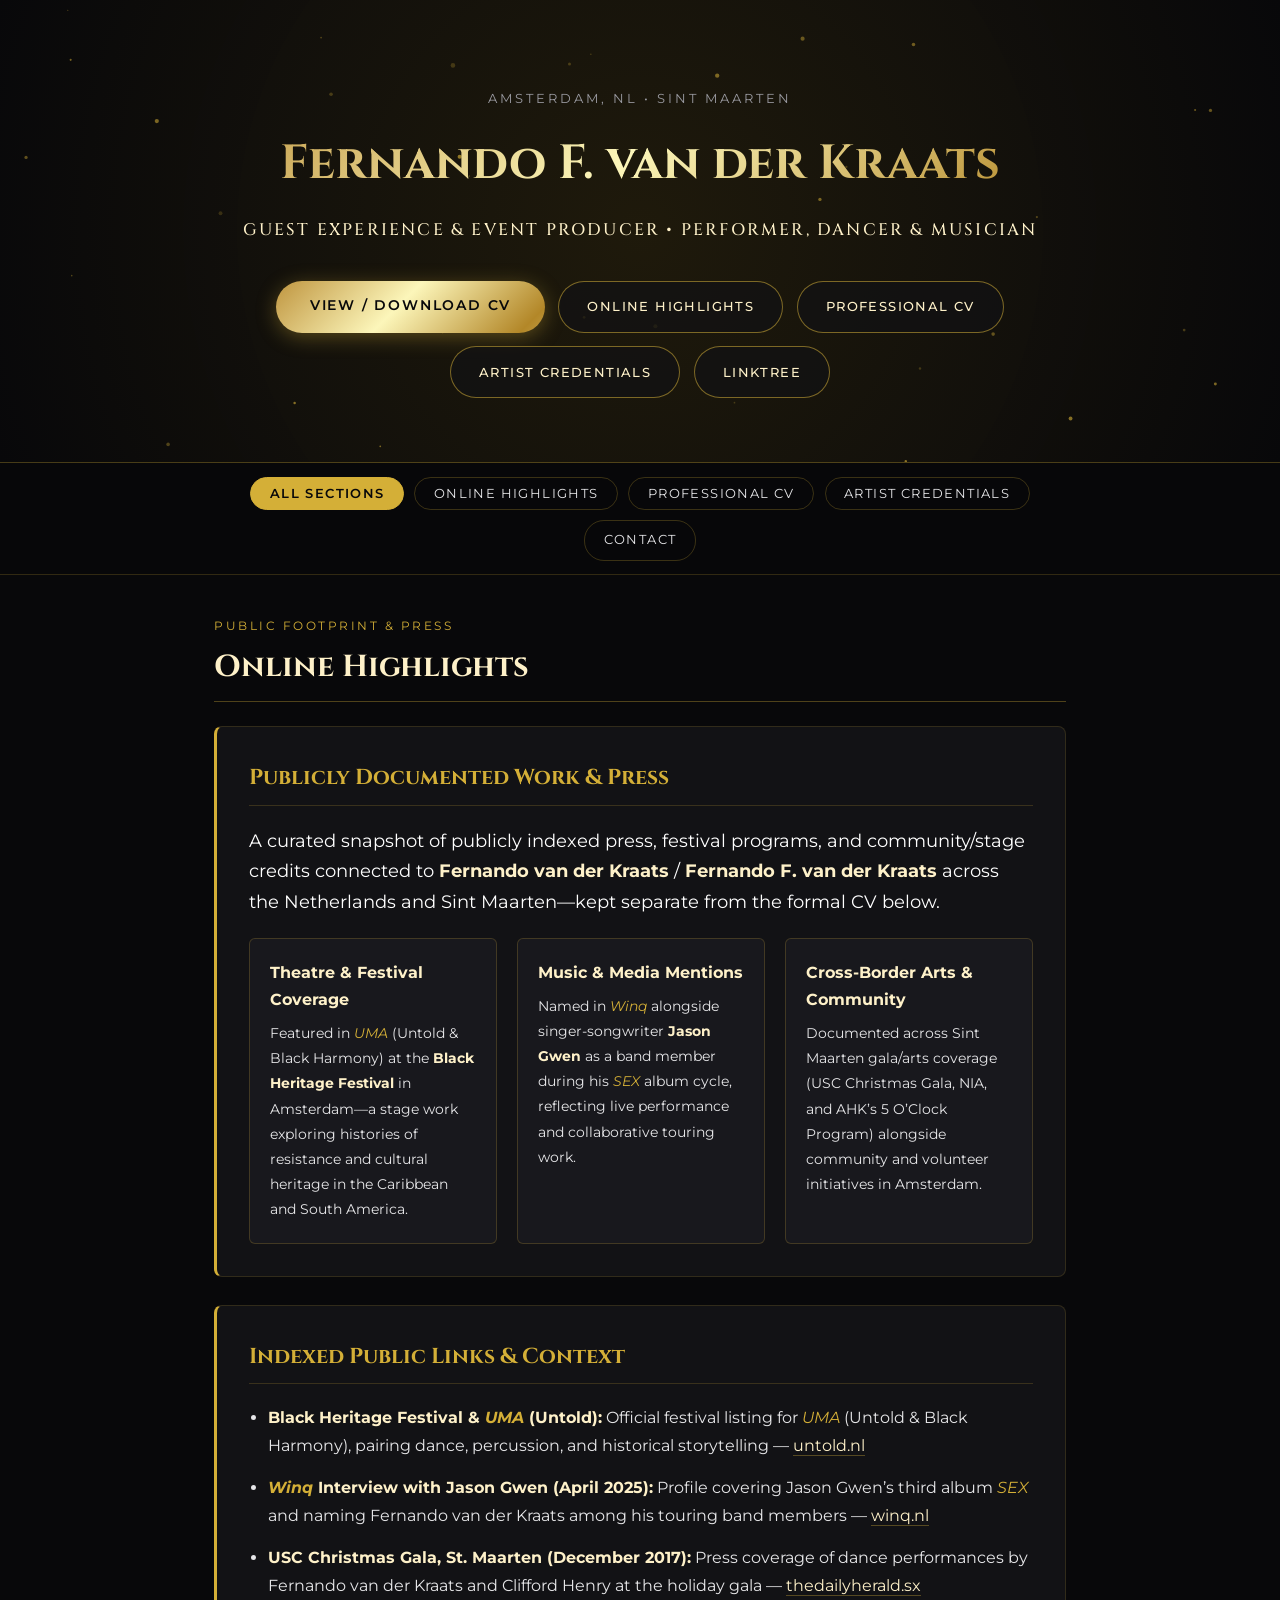
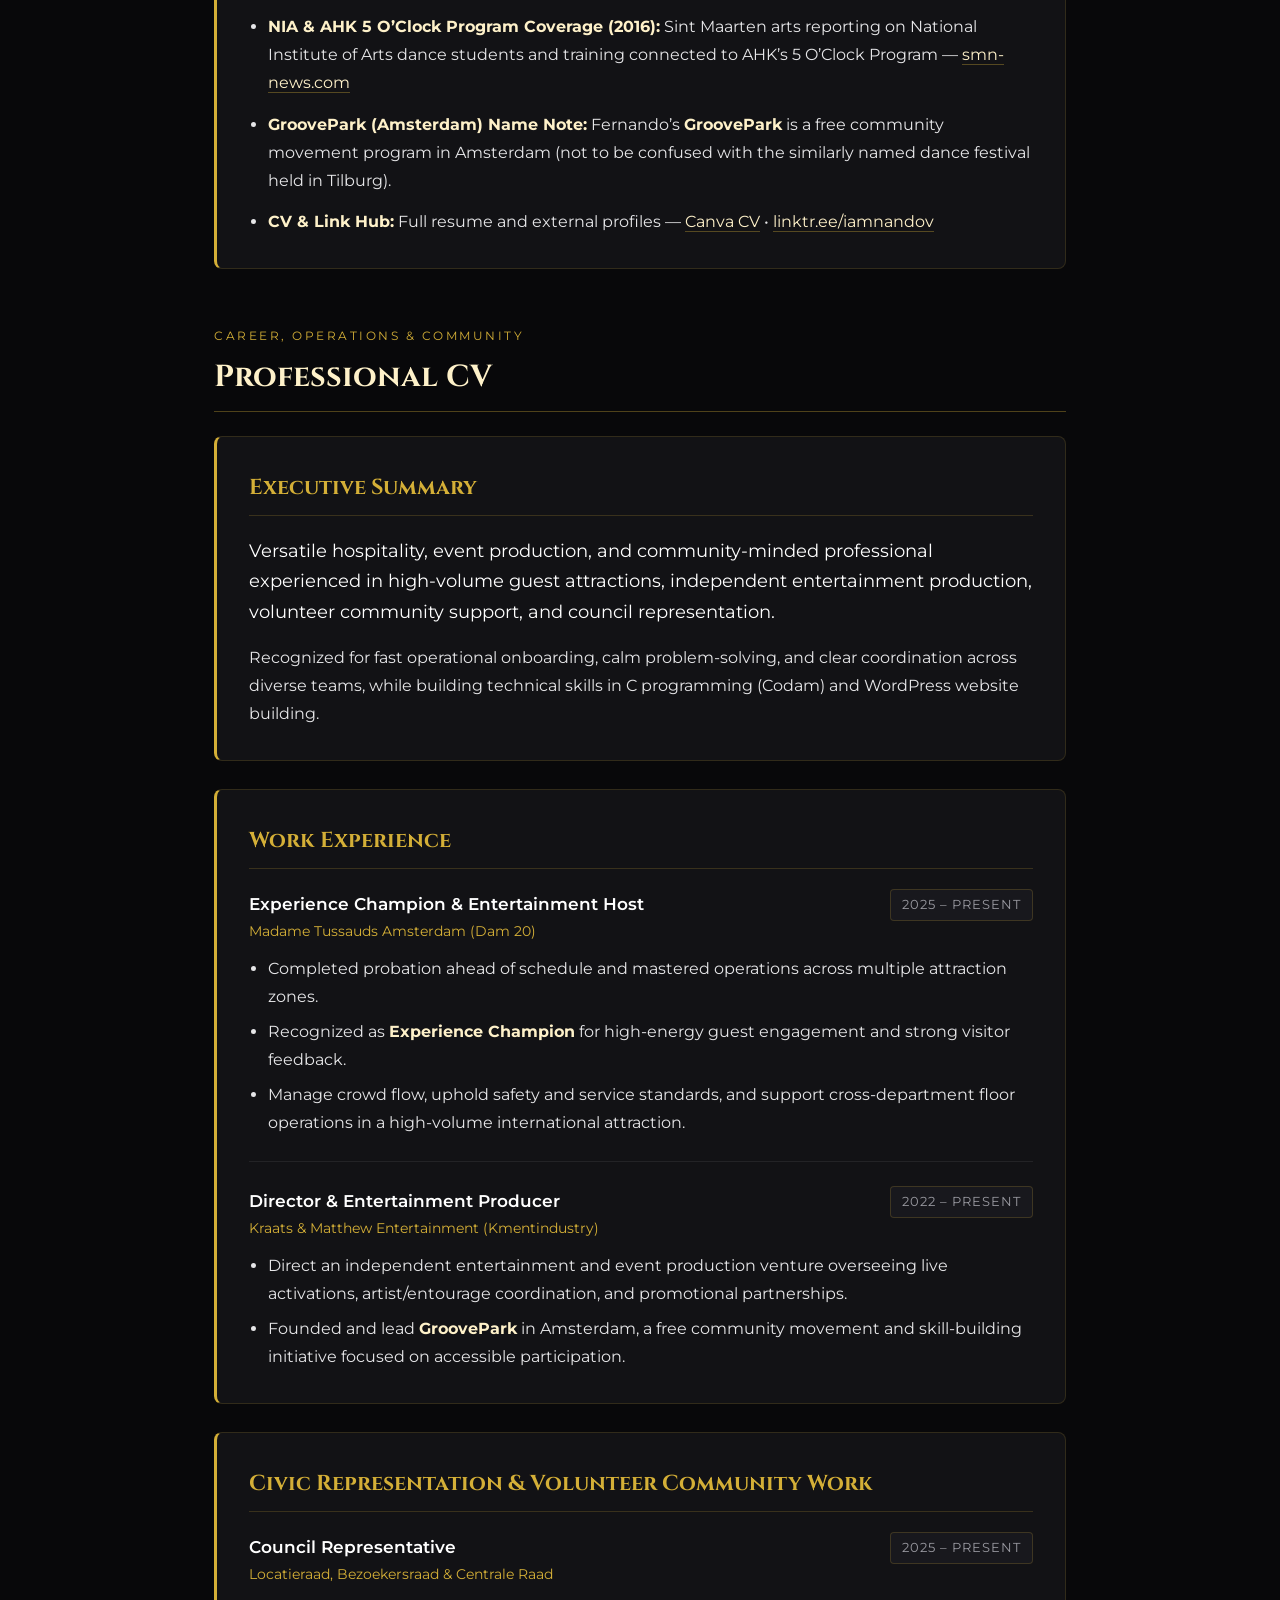
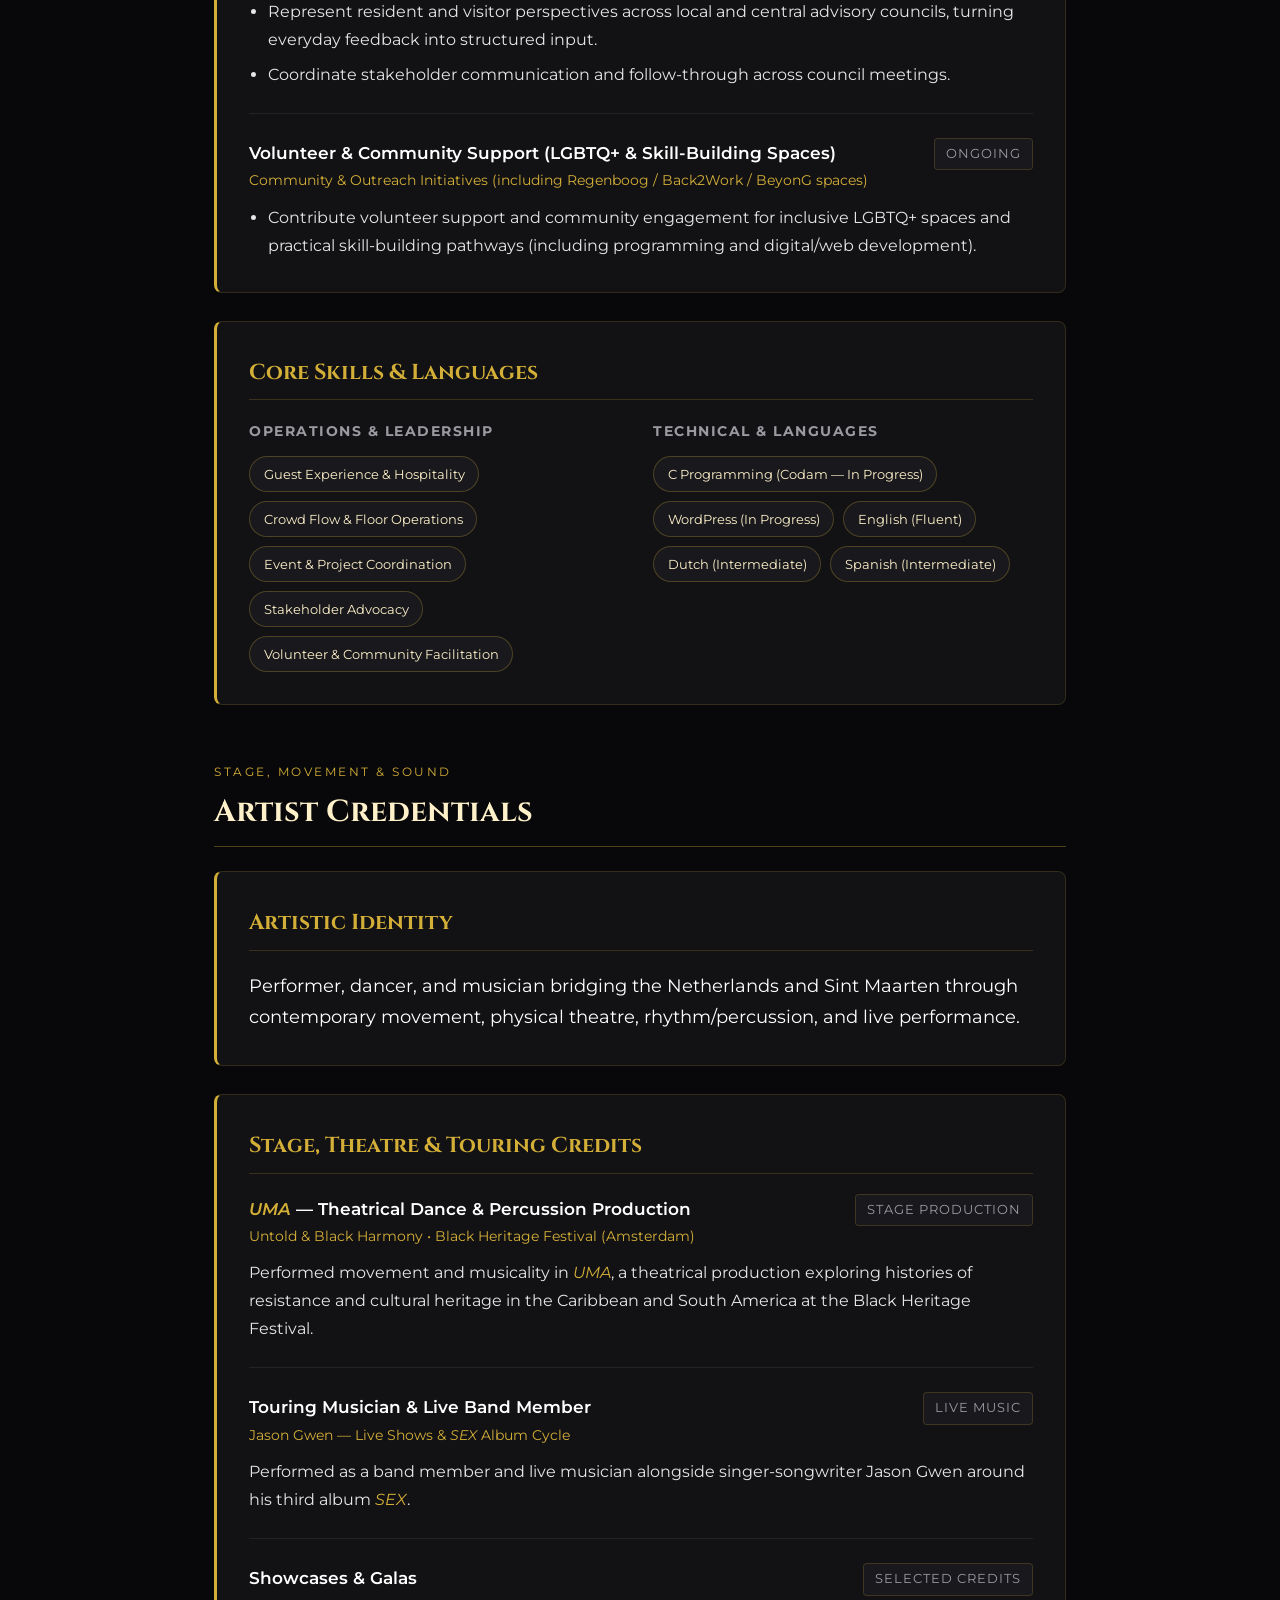
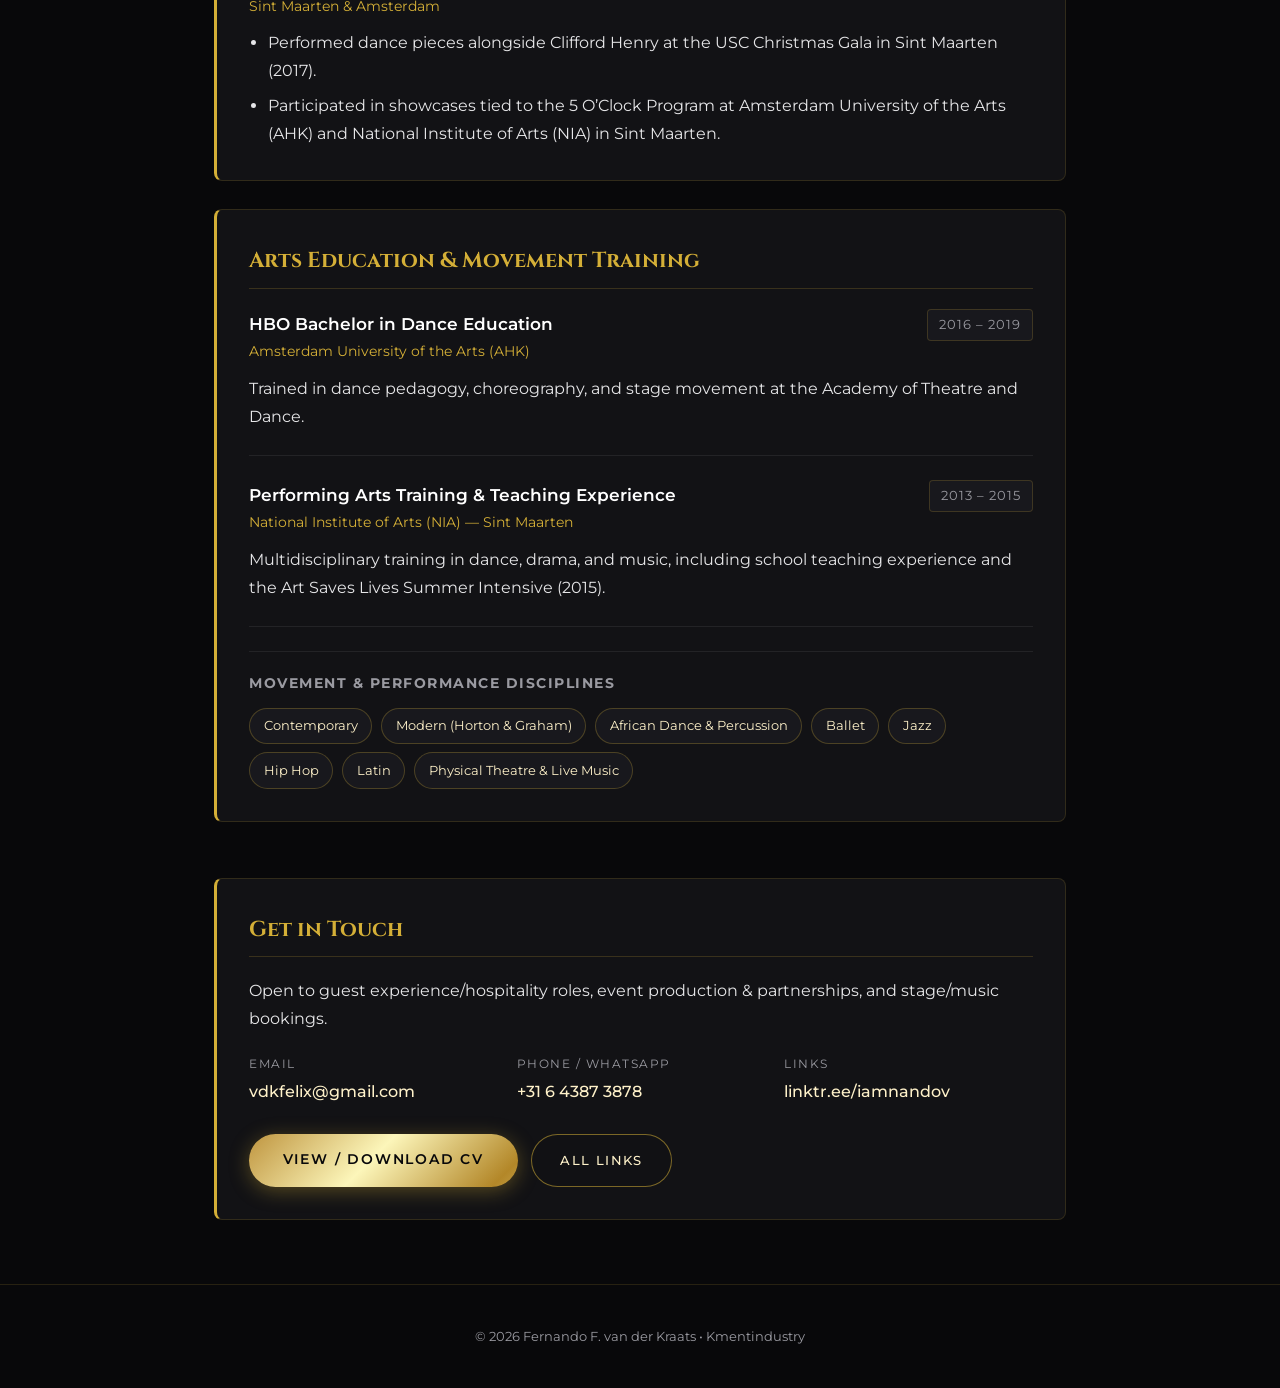
<file: index.html>
<!DOCTYPE html>
<html lang="en">
<head>
  <meta charset="UTF-8" />
  <meta name="viewport" content="width=device-width, initial-scale=1.0" />
  <title>Fernando F. van der Kraats | Online Highlights, CV &amp; Artist Credentials</title>
  <meta
    name="description"
    content="Public online highlights, Professional CV, and Artist Credentials for Fernando F. van der Kraats (Fernando van der Kraats) across Amsterdam and Sint Maarten."
  />
  <link rel="preconnect" href="https://fonts.googleapis.com" />
  <link rel="preconnect" href="https://fonts.gstatic.com" crossorigin />
  <link
    href="https://fonts.googleapis.com/css?family=Cinzel:wght@500;700&family=Montserrat:wght@300;400;500;600&display=swap"
    rel="stylesheet"
  />
  <style>
    :root {
      --bg-dark: #08080a;
      --bg-card: #121215;
      --bg-elevated: #18181d;
      --gold-primary: #d4af37;
      --gold-light: #fef1c9;
      --gold-gradient: linear-gradient(
        135deg,
        #bf953f 0%,
        #fcf6ba 25%,
        #b38728 50%,
        #fbf5b7 75%,
        #aa771c 100%
      );
      --gold-shadow: rgba(212, 175, 55, 0.35);
      --text-primary: #e6e6e8;
      --text-muted: #9a9aa1;
      --font-heading: 'Cinzel', serif;
      --font-body: 'Montserrat', sans-serif;
    }

    * {
      box-sizing: border-box;
      margin: 0;
      padding: 0;
    }

    html {
      scroll-behavior: smooth;
    }

    body {
      background-color: var(--bg-dark);
      color: var(--text-primary);
      font-family: var(--font-body);
      line-height: 1.75;
    }

    a:focus-visible,
    button:focus-visible {
      outline: 2px solid var(--gold-primary);
      outline-offset: 2px;
    }

    /* Hero Section */
    .hero {
      position: relative;
      overflow: hidden;
      padding: 5.5rem 1.5rem 4rem 1.5rem;
      text-align: center;
      background: radial-gradient(circle at center, rgba(35, 29, 12, 0.85) 0%, var(--bg-dark) 100%);
      border-bottom: 1px solid rgba(212, 175, 55, 0.3);
    }

    #header-canvas {
      position: absolute;
      inset: 0;
      width: 100%;
      height: 100%;
      z-index: 1;
      pointer-events: none;
    }

    .header-content {
      position: relative;
      z-index: 2;
      max-width: 900px;
      margin: 0 auto;
    }

    .eyebrow {
      font-size: 0.8rem;
      text-transform: uppercase;
      letter-spacing: 3px;
      color: var(--text-muted);
      margin-bottom: 0.75rem;
    }

    h1.shimmer-text {
      font-family: var(--font-heading);
      font-size: 3rem;
      background: var(--gold-gradient);
      background-size: 200% auto;
      -webkit-background-clip: text;
      -webkit-text-fill-color: transparent;
      animation: shimmer 6s linear infinite;
      margin-bottom: 0.6rem;
    }

    @keyframes shimmer {
      0% {
        background-position: 0% center;
      }
      100% {
        background-position: 200% center;
      }
    }

    h2.subtitle {
      font-family: var(--font-heading);
      font-size: 1.05rem;
      color: var(--gold-light);
      text-transform: uppercase;
      letter-spacing: 2.2px;
      margin-bottom: 2.2rem;
      font-weight: 500;
    }

    .cta-group {
      display: flex;
      flex-wrap: wrap;
      justify-content: center;
      gap: 0.85rem;
    }

    .btn-gold {
      display: inline-block;
      padding: 0.85rem 2.1rem;
      background: var(--gold-gradient);
      background-size: 200% auto;
      color: #08080a;
      font-weight: 600;
      font-size: 0.85rem;
      text-decoration: none;
      text-transform: uppercase;
      letter-spacing: 1.8px;
      border-radius: 30px;
      box-shadow: 0 4px 20px var(--gold-shadow);
      transition: all 0.35s ease;
    }

    .btn-gold:hover {
      background-position: right center;
      transform: translateY(-2px);
      box-shadow: 0 8px 28px rgba(212, 175, 55, 0.55);
    }

    .btn-outline {
      display: inline-block;
      padding: 0.85rem 1.75rem;
      border: 1px solid rgba(212, 175, 55, 0.55);
      color: var(--gold-light);
      font-weight: 500;
      font-size: 0.82rem;
      text-decoration: none;
      text-transform: uppercase;
      letter-spacing: 1.4px;
      border-radius: 30px;
      background: rgba(18, 18, 21, 0.7);
      transition: all 0.35s ease;
    }

    .btn-outline:hover {
      border-color: var(--gold-primary);
      background: rgba(212, 175, 55, 0.12);
      transform: translateY(-2px);
    }

    /* Sticky Profile Switcher Bar */
    .profile-nav {
      position: sticky;
      top: 0;
      z-index: 20;
      background: rgba(8, 8, 10, 0.92);
      backdrop-filter: blur(10px);
      border-bottom: 1px solid rgba(212, 175, 55, 0.2);
      padding: 0.85rem 1rem;
    }

    .nav-inner {
      max-width: 900px;
      margin: 0 auto;
      display: flex;
      flex-wrap: wrap;
      justify-content: center;
      align-items: center;
      gap: 0.65rem;
    }

    .tab-btn,
    .nav-link {
      background: transparent;
      border: 1px solid rgba(212, 175, 55, 0.25);
      color: var(--text-primary);
      font-family: var(--font-body);
      font-size: 0.8rem;
      text-transform: uppercase;
      letter-spacing: 1.4px;
      padding: 0.5rem 1.15rem;
      border-radius: 20px;
      cursor: pointer;
      text-decoration: none;
      transition: all 0.25s ease;
    }

    .tab-btn:hover,
    .nav-link:hover {
      border-color: var(--gold-primary);
      color: var(--gold-light);
    }

    .tab-btn.active {
      background: var(--gold-primary);
      color: #08080a;
      border-color: var(--gold-primary);
      font-weight: 600;
    }

    /* Main Container & Section Headers */
    .container {
      max-width: 900px;
      margin: 2.5rem auto 4rem auto;
      padding: 0 1.5rem;
    }

    .profile-section {
      margin-bottom: 3.5rem;
      scroll-margin-top: 4.5rem;
    }

    .section-header {
      margin-bottom: 1.5rem;
      padding-bottom: 0.5rem;
      border-bottom: 1px solid rgba(212, 175, 55, 0.35);
    }

    .section-tag {
      display: block;
      font-size: 0.75rem;
      text-transform: uppercase;
      letter-spacing: 2.5px;
      color: var(--gold-primary);
      margin-bottom: 0.2rem;
    }

    .section-header h2 {
      font-family: var(--font-heading);
      font-size: 1.9rem;
      color: var(--gold-light);
    }

    /* Cards */
    .card {
      background: var(--bg-card);
      border: 1px solid rgba(212, 175, 55, 0.16);
      border-left: 3px solid var(--gold-primary);
      border-radius: 8px;
      padding: 2rem;
      margin-bottom: 1.75rem;
      transition: border-color 0.3s ease, box-shadow 0.3s ease;
    }

    .card:hover {
      border-color: var(--gold-primary);
      box-shadow: 0 8px 30px rgba(0, 0, 0, 0.6);
    }

    h3 {
      font-family: var(--font-heading);
      font-size: 1.35rem;
      color: var(--gold-primary);
      border-bottom: 1px solid rgba(212, 175, 55, 0.2);
      padding-bottom: 0.5rem;
      margin-bottom: 1.25rem;
    }

    p {
      margin-bottom: 1rem;
    }

    p:last-child {
      margin-bottom: 0;
    }

    strong {
      color: var(--gold-light);
    }

    em {
      color: var(--gold-primary);
    }

    .intro-card .lead {
      font-size: 1.1rem;
      color: #ffffff;
    }

    .highlights-grid {
      display: grid;
      grid-template-columns: repeat(auto-fit, minmax(240px, 1fr));
      gap: 1.25rem;
      margin-top: 1.25rem;
    }

    .highlight-box {
      background: var(--bg-elevated);
      border: 1px solid rgba(212, 175, 55, 0.22);
      border-radius: 6px;
      padding: 1.25rem;
    }

    .highlight-box h4 {
      font-size: 0.98rem;
      color: var(--gold-light);
      margin-bottom: 0.45rem;
    }

    .highlight-box p {
      font-size: 0.9rem;
      color: var(--text-primary);
    }

    .pub-list {
      padding-left: 1.2rem;
    }

    .pub-list li {
      margin-bottom: 0.85rem;
    }

    .pub-list li:last-child {
      margin-bottom: 0;
    }

    .pub-list a {
      color: var(--gold-light);
      text-decoration: none;
      border-bottom: 1px solid rgba(212, 175, 55, 0.35);
    }

    .pub-list a:hover {
      color: var(--gold-primary);
      border-bottom-color: var(--gold-primary);
    }

    /* Experience & Credit Entries */
    .entry {
      padding-bottom: 1.5rem;
      margin-bottom: 1.5rem;
      border-bottom: 1px solid rgba(255, 255, 255, 0.07);
    }

    .entry:last-child {
      padding-bottom: 0;
      margin-bottom: 0;
      border-bottom: none;
    }

    .entry-top {
      display: flex;
      justify-content: space-between;
      align-items: flex-start;
      gap: 1rem;
      margin-bottom: 0.65rem;
    }

    .entry h4 {
      font-size: 1.08rem;
      color: #ffffff;
      font-weight: 600;
    }

    .entry .org {
      font-size: 0.9rem;
      color: var(--gold-primary);
      margin-bottom: 0;
    }

    .entry .date {
      font-size: 0.8rem;
      text-transform: uppercase;
      letter-spacing: 1px;
      color: var(--text-muted);
      white-space: nowrap;
      background: var(--bg-elevated);
      padding: 0.25rem 0.7rem;
      border-radius: 4px;
      border: 1px solid rgba(212, 175, 55, 0.2);
    }

    .entry ul {
      padding-left: 1.2rem;
      color: var(--text-primary);
    }

    .entry li {
      margin-bottom: 0.45rem;
    }

    .entry li:last-child {
      margin-bottom: 0;
    }

    /* Skill & Discipline Tags */
    .skills-grid {
      display: grid;
      grid-template-columns: repeat(auto-fit, minmax(260px, 1fr));
      gap: 1.5rem;
    }

    .disciplines-group {
      margin-top: 1.5rem;
      padding-top: 1.25rem;
      border-top: 1px solid rgba(255, 255, 255, 0.07);
    }

    .skill-group h4 {
      font-size: 0.85rem;
      text-transform: uppercase;
      letter-spacing: 1.5px;
      color: var(--text-muted);
      margin-bottom: 0.75rem;
    }

    .tags {
      display: flex;
      flex-wrap: wrap;
      gap: 0.55rem;
    }

    .tags span {
      font-size: 0.82rem;
      background: var(--bg-elevated);
      color: var(--gold-light);
      border: 1px solid rgba(212, 175, 55, 0.28);
      padding: 0.35rem 0.85rem;
      border-radius: 20px;
    }

    /* Contact Grid */
    .contact-grid {
      display: grid;
      grid-template-columns: repeat(auto-fit, minmax(210px, 1fr));
      gap: 1.2rem;
      margin-top: 1.25rem;
    }

    .contact-grid .label {
      display: block;
      font-size: 0.75rem;
      text-transform: uppercase;
      letter-spacing: 1.5px;
      color: var(--text-muted);
      margin-bottom: 0.2rem;
    }

    .contact-grid a {
      color: var(--gold-light);
      text-decoration: none;
      font-weight: 500;
    }

    .contact-grid a:hover {
      color: var(--gold-primary);
      text-decoration: underline;
    }

    .contact-cta {
      margin-top: 1.8rem;
      justify-content: flex-start;
    }

    footer {
      text-align: center;
      padding: 2.5rem 1.5rem;
      color: var(--text-muted);
      font-size: 0.82rem;
      border-top: 1px solid rgba(212, 175, 55, 0.15);
    }

    @media (max-width: 768px) {
      h1.shimmer-text {
        font-size: 2.1rem;
      }
      h2.subtitle {
        font-size: 0.92rem;
        letter-spacing: 1.5px;
      }
      .entry-top {
        flex-direction: column;
        gap: 0.35rem;
      }
      .card {
        padding: 1.5rem;
      }
      .contact-cta {
        justify-content: center;
      }
    }
  </style>
</head>
<body>
  <header class="hero">
    <canvas id="header-canvas" aria-hidden="true"></canvas>
    <div class="header-content">
      <p class="eyebrow">Amsterdam, NL &bull; Sint Maarten</p>
      <h1 class="shimmer-text">Fernando F. van der Kraats</h1>
      <h2 class="subtitle">
        Guest Experience &amp; Event Producer &bull; Performer, Dancer &amp; Musician
      </h2>
      <div class="cta-group">
        <a
          href="https://www.canva.com/d/ZB60XIXt_QIxFcS"
          target="_blank"
          rel="noopener noreferrer"
          class="btn-gold"
          >View / Download CV</a
        >
        <a href="#online" class="btn-outline">Online Highlights</a>
        <a href="#professional" class="btn-outline">Professional CV</a>
        <a href="#artist" class="btn-outline">Artist Credentials</a>
        <a
          href="https://linktr.ee/iamnandov"
          target="_blank"
          rel="noopener noreferrer"
          class="btn-outline"
          >Linktree</a
        >
      </div>
    </div>
  </header>

  <nav class="profile-nav" aria-label="Profile Sections">
    <div class="nav-inner">
      <button type="button" class="tab-btn active" data-target="all">All Sections</button>
      <button type="button" class="tab-btn" data-target="online">Online Highlights</button>
      <button type="button" class="tab-btn" data-target="professional">Professional CV</button>
      <button type="button" class="tab-btn" data-target="artist">Artist Credentials</button>
      <a href="#contact" class="nav-link">Contact</a>
    </div>
  </nav>

  <main class="container">
    <!-- 1. ONLINE HIGHLIGHTS (FIRST) -->
    <section id="online" class="profile-section" data-category="online">
      <div class="section-header">
        <span class="section-tag">Public Footprint &amp; Press</span>
        <h2>Online Highlights</h2>
      </div>

      <article class="card intro-card">
        <h3>Publicly Documented Work &amp; Press</h3>
        <p class="lead">
          A curated snapshot of publicly indexed press, festival programs, and community/stage
          credits connected to <strong>Fernando van der Kraats</strong> /
          <strong>Fernando F. van der Kraats</strong> across the Netherlands and Sint Maarten—kept
          separate from the formal CV below.
        </p>

        <div class="highlights-grid">
          <div class="highlight-box">
            <h4>Theatre &amp; Festival Coverage</h4>
            <p>
              Featured in <em>UMA</em> (Untold &amp; Black Harmony) at the
              <strong>Black Heritage Festival</strong> in Amsterdam—a stage work exploring histories
              of resistance and cultural heritage in the Caribbean and South America.
            </p>
          </div>
          <div class="highlight-box">
            <h4>Music &amp; Media Mentions</h4>
            <p>
              Named in <em>Winq</em> alongside singer-songwriter <strong>Jason Gwen</strong> as a
              band member during his <em>SEX</em> album cycle, reflecting live performance and
              collaborative touring work.
            </p>
          </div>
          <div class="highlight-box">
            <h4>Cross-Border Arts &amp; Community</h4>
            <p>
              Documented across Sint Maarten gala/arts coverage (USC Christmas Gala, NIA, and
              AHK&rsquo;s 5 O&rsquo;Clock Program) alongside community and volunteer initiatives in
              Amsterdam.
            </p>
          </div>
        </div>
      </article>

      <article class="card">
        <h3>Indexed Public Links &amp; Context</h3>
        <ul class="pub-list">
          <li>
            <strong>Black Heritage Festival &amp; <em>UMA</em> (Untold):</strong> Official festival
            listing for <em>UMA</em> (Untold &amp; Black Harmony), pairing dance, percussion, and
            historical storytelling —
            <a
              href="https://untold.nl/en/agenda/2024/openingsavond-black-heritage-festival-2024"
              target="_blank"
              rel="noopener noreferrer"
              >untold.nl</a
            >
          </li>
          <li>
            <strong><em>Winq</em> Interview with Jason Gwen (April 2025):</strong> Profile covering
            Jason Gwen&rsquo;s third album <em>SEX</em> and naming Fernando van der Kraats among his
            touring band members —
            <a
              href="https://www.winq.nl/muzikant-jason-gwen-over-zijn-derde-album-sex-mensen-zullen-zichzelf-herkennen-in-deze-nummers/294419"
              target="_blank"
              rel="noopener noreferrer"
              >winq.nl</a
            >
          </li>
          <li>
            <strong>USC Christmas Gala, St. Maarten (December 2017):</strong> Press coverage of
            dance performances by Fernando van der Kraats and Clifford Henry at the holiday gala —
            <a
              href="https://www.thedailyherald.sx/islands/st-maarteners-share-holiday-spirit-at-usc-christmas-gala"
              target="_blank"
              rel="noopener noreferrer"
              >thedailyherald.sx</a
            >
          </li>
          <li>
            <strong>NIA &amp; AHK 5 O&rsquo;Clock Program Coverage (2016):</strong> Sint Maarten
            arts reporting on National Institute of Arts dance students and training connected to
            AHK&rsquo;s 5 O&rsquo;Clock Program —
            <a
              href="https://smn-news.com/st-maarten-st-martin-news/24370-national-institute-of-arts-to-travel-to-the-netherlands-with-3-dance-students.html"
              target="_blank"
              rel="noopener noreferrer"
              >smn-news.com</a
            >
          </li>
          <li>
            <strong>GroovePark (Amsterdam) Name Note:</strong> Fernando&rsquo;s
            <strong>GroovePark</strong> is a free community movement program in Amsterdam (not to
            be confused with the similarly named dance festival held in Tilburg).
          </li>
          <li>
            <strong>CV &amp; Link Hub:</strong> Full resume and external profiles —
            <a
              href="https://www.canva.com/d/ZB60XIXt_QIxFcS"
              target="_blank"
              rel="noopener noreferrer"
              >Canva CV</a
            >
            &bull;
            <a
              href="https://linktr.ee/iamnandov"
              target="_blank"
              rel="noopener noreferrer"
              >linktr.ee/iamnandov</a
            >
          </li>
        </ul>
      </article>
    </section>

    <!-- 2. PROFESSIONAL CV (SECOND) -->
    <section id="professional" class="profile-section" data-category="professional">
      <div class="section-header">
        <span class="section-tag">Career, Operations &amp; Community</span>
        <h2>Professional CV</h2>
      </div>

      <article class="card intro-card">
        <h3>Executive Summary</h3>
        <p class="lead">
          Versatile hospitality, event production, and community-minded professional experienced in
          high-volume guest attractions, independent entertainment production, volunteer
          community support, and council representation.
        </p>
        <p>
          Recognized for fast operational onboarding, calm problem-solving, and clear
          coordination across diverse teams, while building technical skills in C programming
          (Codam) and WordPress website building.
        </p>
      </article>

      <article class="card">
        <h3>Work Experience</h3>

        <div class="entry">
          <div class="entry-top">
            <div>
              <h4>Experience Champion &amp; Entertainment Host</h4>
              <p class="org">Madame Tussauds Amsterdam (Dam 20)</p>
            </div>
            <span class="date">2025 &ndash; Present</span>
          </div>
          <ul>
            <li>
              Completed probation ahead of schedule and mastered operations across multiple
              attraction zones.
            </li>
            <li>
              Recognized as <strong>Experience Champion</strong> for high-energy guest engagement
              and strong visitor feedback.
            </li>
            <li>
              Manage crowd flow, uphold safety and service standards, and support cross-department
              floor operations in a high-volume international attraction.
            </li>
          </ul>
        </div>

        <div class="entry">
          <div class="entry-top">
            <div>
              <h4>Director &amp; Entertainment Producer</h4>
              <p class="org">Kraats &amp; Matthew Entertainment (Kmentindustry)</p>
            </div>
            <span class="date">2022 &ndash; Present</span>
          </div>
          <ul>
            <li>
              Direct an independent entertainment and event production venture overseeing live
              activations, artist/entourage coordination, and promotional partnerships.
            </li>
            <li>
              Founded and lead <strong>GroovePark</strong> in Amsterdam, a free community movement
              and skill-building initiative focused on accessible participation.
            </li>
          </ul>
        </div>
      </article>

      <article class="card">
        <h3>Civic Representation &amp; Volunteer Community Work</h3>

        <div class="entry">
          <div class="entry-top">
            <div>
              <h4>Council Representative</h4>
              <p class="org">Locatieraad, Bezoekersraad &amp; Centrale Raad</p>
            </div>
            <span class="date">2025 &ndash; Present</span>
          </div>
          <ul>
            <li>
              Represent resident and visitor perspectives across local and central advisory councils,
              turning everyday feedback into structured input.
            </li>
            <li>
              Coordinate stakeholder communication and follow-through across council meetings.
            </li>
          </ul>
        </div>

        <div class="entry">
          <div class="entry-top">
            <div>
              <h4>Volunteer &amp; Community Support (LGBTQ+ &amp; Skill-Building Spaces)</h4>
              <p class="org">Community &amp; Outreach Initiatives (including Regenboog / Back2Work / BeyonG spaces)</p>
            </div>
            <span class="date">Ongoing</span>
          </div>
          <ul>
            <li>
              Contribute volunteer support and community engagement for inclusive LGBTQ+ spaces and
              practical skill-building pathways (including programming and digital/web development).
            </li>
          </ul>
        </div>
      </article>

      <article class="card">
        <h3>Core Skills &amp; Languages</h3>
        <div class="skills-grid">
          <div class="skill-group">
            <h4>Operations &amp; Leadership</h4>
            <div class="tags">
              <span>Guest Experience &amp; Hospitality</span>
              <span>Crowd Flow &amp; Floor Operations</span>
              <span>Event &amp; Project Coordination</span>
              <span>Stakeholder Advocacy</span>
              <span>Volunteer &amp; Community Facilitation</span>
            </div>
          </div>
          <div class="skill-group">
            <h4>Technical &amp; Languages</h4>
            <div class="tags">
              <span>C Programming (Codam &mdash; In Progress)</span>
              <span>WordPress (In Progress)</span>
              <span>English (Fluent)</span>
              <span>Dutch (Intermediate)</span>
              <span>Spanish (Intermediate)</span>
            </div>
          </div>
        </div>
      </article>
    </section>

    <!-- 3. ARTIST CREDENTIALS (THIRD) -->
    <section id="artist" class="profile-section" data-category="artist">
      <div class="section-header">
        <span class="section-tag">Stage, Movement &amp; Sound</span>
        <h2>Artist Credentials</h2>
      </div>

      <article class="card intro-card">
        <h3>Artistic Identity</h3>
        <p class="lead">
          Performer, dancer, and musician bridging the Netherlands and Sint Maarten through
          contemporary movement, physical theatre, rhythm/percussion, and live performance.
        </p>
      </article>

      <article class="card">
        <h3>Stage, Theatre &amp; Touring Credits</h3>

        <div class="entry">
          <div class="entry-top">
            <div>
              <h4><em>UMA</em> &mdash; Theatrical Dance &amp; Percussion Production</h4>
              <p class="org">Untold &amp; Black Harmony &bull; Black Heritage Festival (Amsterdam)</p>
            </div>
            <span class="date">Stage Production</span>
          </div>
          <p>
            Performed movement and musicality in <em>UMA</em>, a theatrical production exploring
            histories of resistance and cultural heritage in the Caribbean and South America at the
            Black Heritage Festival.
          </p>
        </div>

        <div class="entry">
          <div class="entry-top">
            <div>
              <h4>Touring Musician &amp; Live Band Member</h4>
              <p class="org">Jason Gwen &mdash; Live Shows &amp; <em>SEX</em> Album Cycle</p>
            </div>
            <span class="date">Live Music</span>
          </div>
          <p>
            Performed as a band member and live musician alongside singer-songwriter Jason Gwen
            around his third album <em>SEX</em>.
          </p>
        </div>

        <div class="entry">
          <div class="entry-top">
            <div>
              <h4>Showcases &amp; Galas</h4>
              <p class="org">Sint Maarten &amp; Amsterdam</p>
            </div>
            <span class="date">Selected Credits</span>
          </div>
          <ul>
            <li>
              Performed dance pieces alongside Clifford Henry at the USC Christmas Gala in Sint
              Maarten (2017).
            </li>
            <li>
              Participated in showcases tied to the 5 O&rsquo;Clock Program at Amsterdam University
              of the Arts (AHK) and National Institute of Arts (NIA) in Sint Maarten.
            </li>
          </ul>
        </div>
      </article>

      <article class="card">
        <h3>Arts Education &amp; Movement Training</h3>

        <div class="entry">
          <div class="entry-top">
            <div>
              <h4>HBO Bachelor in Dance Education</h4>
              <p class="org">Amsterdam University of the Arts (AHK)</p>
            </div>
            <span class="date">2016 &ndash; 2019</span>
          </div>
          <p>
            Trained in dance pedagogy, choreography, and stage movement at the Academy of Theatre
            and Dance.
          </p>
        </div>

        <div class="entry">
          <div class="entry-top">
            <div>
              <h4>Performing Arts Training &amp; Teaching Experience</h4>
              <p class="org">National Institute of Arts (NIA) &mdash; Sint Maarten</p>
            </div>
            <span class="date">2013 &ndash; 2015</span>
          </div>
          <p>
            Multidisciplinary training in dance, drama, and music, including school teaching
            experience and the Art Saves Lives Summer Intensive (2015).
          </p>
        </div>

        <div class="skill-group disciplines-group">
          <h4>Movement &amp; Performance Disciplines</h4>
          <div class="tags">
            <span>Contemporary</span>
            <span>Modern (Horton &amp; Graham)</span>
            <span>African Dance &amp; Percussion</span>
            <span>Ballet</span>
            <span>Jazz</span>
            <span>Hip Hop</span>
            <span>Latin</span>
            <span>Physical Theatre &amp; Live Music</span>
          </div>
        </div>
      </article>
    </section>

    <!-- CONTACT & CV ACCESS -->
    <section id="contact" class="card contact-card">
      <h3>Get in Touch</h3>
      <p>
        Open to guest experience/hospitality roles, event production &amp; partnerships, and
        stage/music bookings.
      </p>
      <div class="contact-grid">
        <div>
          <span class="label">Email</span>
          <a href="mailto:vdkfelix@gmail.com">vdkfelix@gmail.com</a>
        </div>
        <div>
          <span class="label">Phone / WhatsApp</span>
          <a href="tel:+31643873878">+31 6 4387 3878</a>
        </div>
        <div>
          <span class="label">Links</span>
          <a href="https://linktr.ee/iamnandov" target="_blank" rel="noopener noreferrer"
            >linktr.ee/iamnandov</a
          >
        </div>
      </div>
      <div class="cta-group contact-cta">
        <a
          href="https://www.canva.com/d/ZB60XIXt_QIxFcS"
          target="_blank"
          rel="noopener noreferrer"
          class="btn-gold"
          >View / Download CV</a
        >
        <a
          href="https://linktr.ee/iamnandov"
          target="_blank"
          rel="noopener noreferrer"
          class="btn-outline"
          >All Links</a
        >
      </div>
    </section>
  </main>

  <footer>
    <p>&copy; 2026 Fernando F. van der Kraats &bull; Kmentindustry</p>
  </footer>

  <script>
    const validFilters = ['online', 'professional', 'artist'];
    const tabButtons = document.querySelectorAll('.tab-btn');
    const sections = document.querySelectorAll('.profile-section');

    function setFilter(filter, shouldScroll = false) {
      tabButtons.forEach((btn) => {
        btn.classList.toggle('active', btn.dataset.target === filter);
      });
      sections.forEach((sec) => {
        sec.style.display =
          filter === 'all' || sec.dataset.category === filter ? 'block' : 'none';
      });
      if (shouldScroll && validFilters.includes(filter)) {
        const targetEl = document.getElementById(filter);
        if (targetEl) {
          targetEl.scrollIntoView({ behavior: 'smooth', block: 'start' });
        }
      }
    }

    tabButtons.forEach((btn) => {
      btn.addEventListener('click', () => {
        const target = btn.dataset.target;
        setFilter(target, false);
        if (validFilters.includes(target)) {
          history.replaceState(null, '', '#' + target);
        } else {
          history.replaceState(null, '', window.location.pathname + window.location.search);
        }
      });
    });

    document.querySelectorAll('.hero .btn-outline[href^="#"]').forEach((link) => {
      link.addEventListener('click', (e) => {
        const target = link.getAttribute('href').replace('#', '');
        if (validFilters.includes(target)) {
          e.preventDefault();
          setFilter(target, true);
          history.replaceState(null, '', '#' + target);
        }
      });
    });

    window.addEventListener('DOMContentLoaded', () => {
      const hash = window.location.hash.replace('#', '');
      if (validFilters.includes(hash)) {
        setFilter(hash, false);
      }
    });

    const canvas = document.getElementById('header-canvas');
    const ctx = canvas ? canvas.getContext('2d') : null;
    if (canvas && ctx) {
      let particles = [];
      function initParticles() {
        particles = [];
        for (let i = 0; i < 38; i++) {
          particles.push({
            x: Math.random() * canvas.width,
            y: Math.random() * canvas.height,
            r: Math.random() * 1.8 + 0.5,
            dx: (Math.random() - 0.5) * 0.3,
            dy: (Math.random() - 0.5) * 0.3,
            alpha: Math.random() * 0.5 + 0.15,
          });
        }
      }
      function resizeCanvas() {
        canvas.width = canvas.offsetWidth;
        canvas.height = canvas.offsetHeight;
        initParticles();
      }
      window.addEventListener('resize', resizeCanvas);
      resizeCanvas();

      function animateParticles() {
        ctx.clearRect(0, 0, canvas.width, canvas.height);
        particles.forEach((p) => {
          p.x += p.dx;
          p.y += p.dy;
          if (p.x < 0 || p.x > canvas.width) p.dx *= -1;
          if (p.y < 0 || p.y > canvas.height) p.dy *= -1;
          ctx.beginPath();
          ctx.arc(p.x, p.y, p.r, 0, Math.PI * 2);
          ctx.fillStyle = `rgba(212, 175, 55, ${p.alpha})`;
          ctx.fill();
        });
        requestAnimationFrame(animateParticles);
      }
      animateParticles();
    }
  </script>
</body>
</html>
</file>
